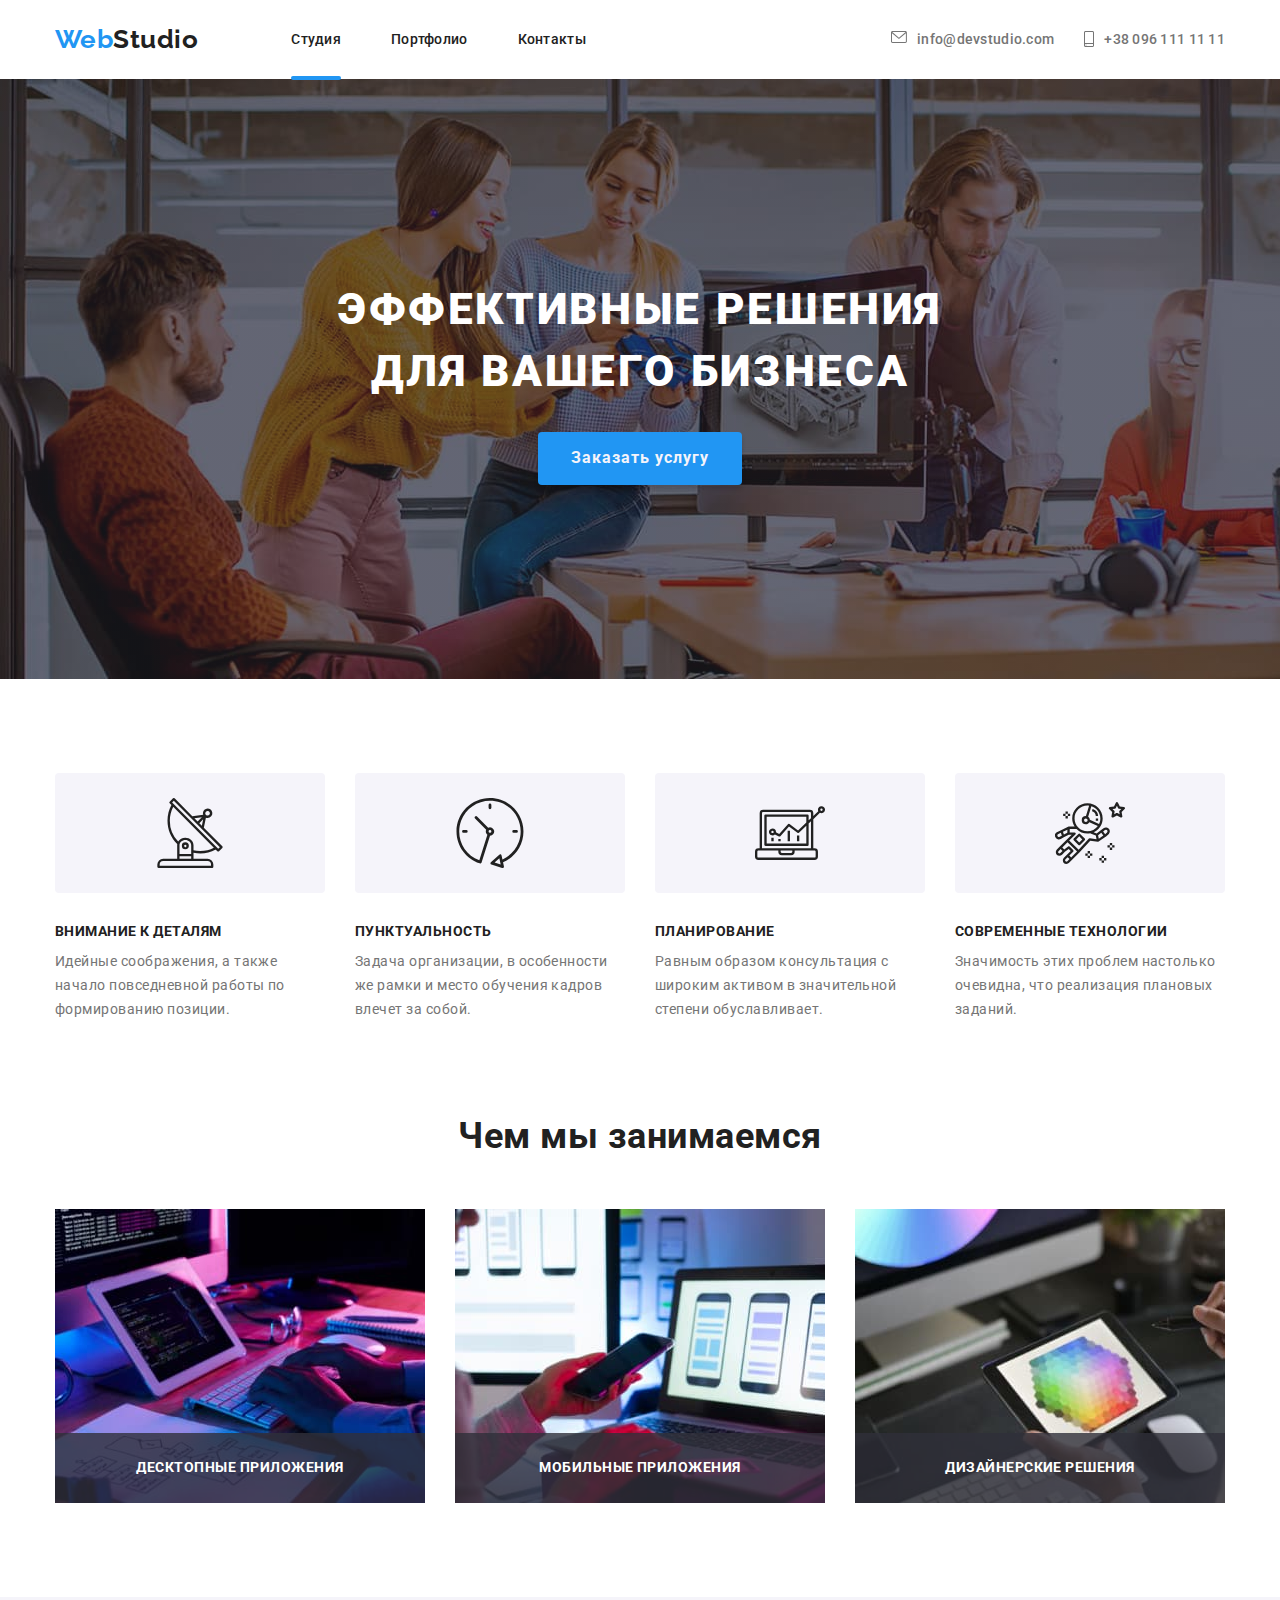
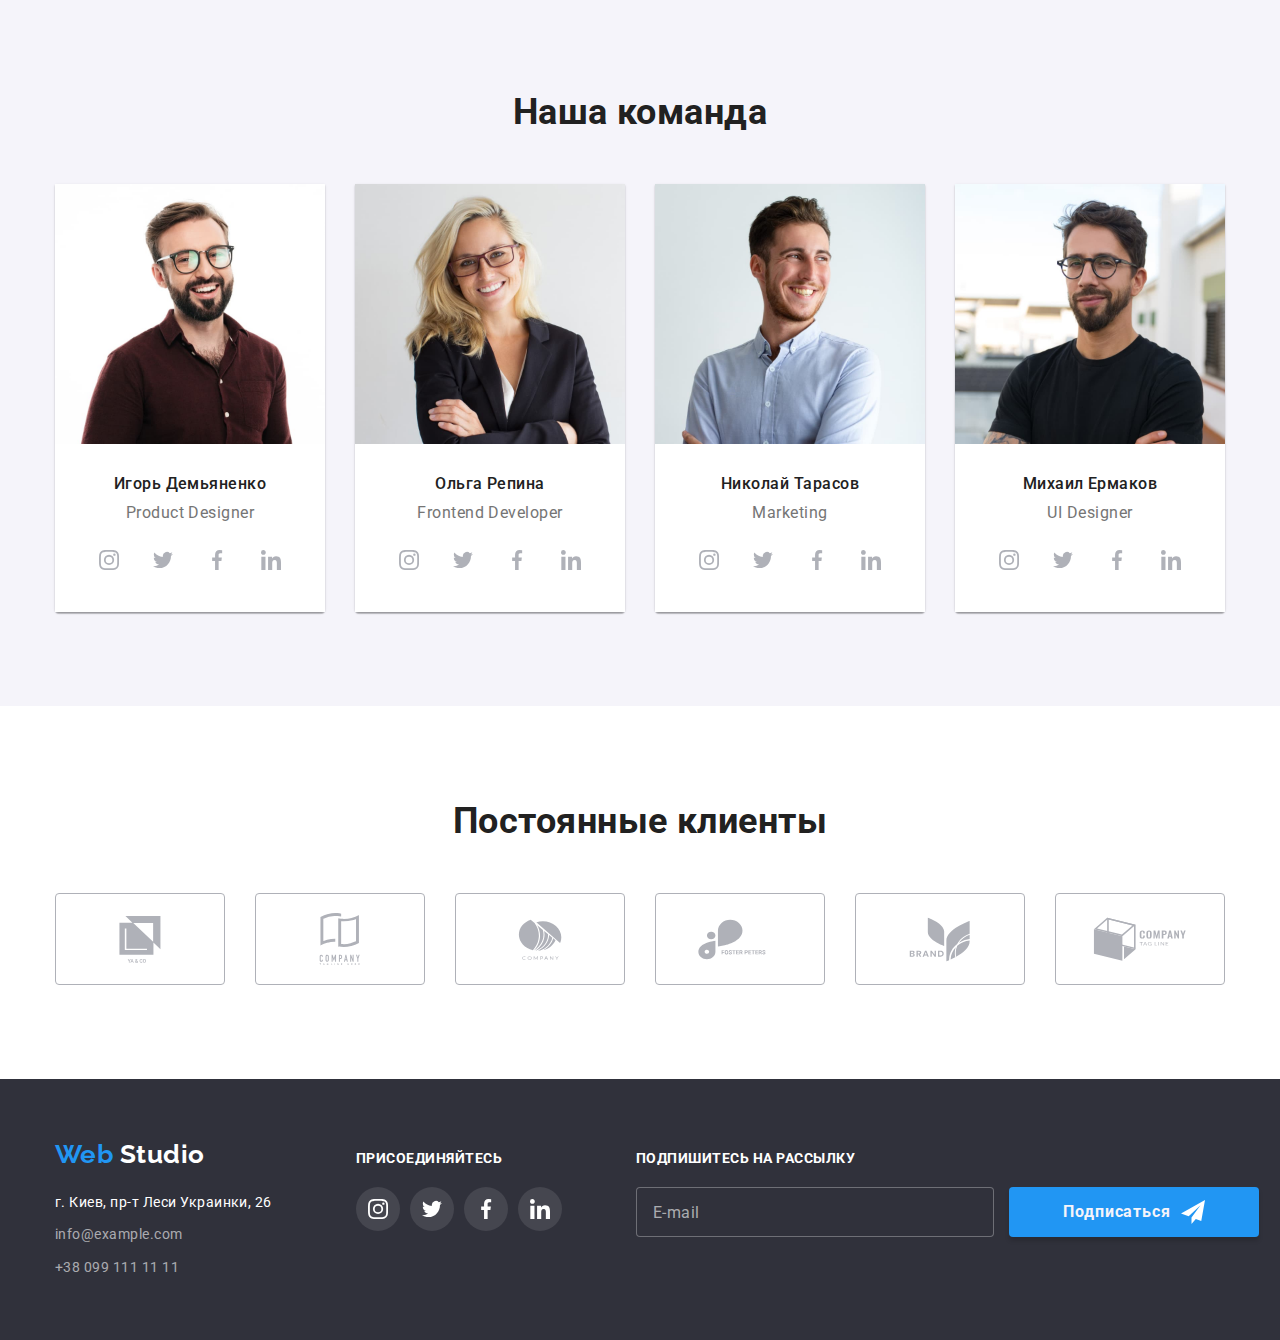
<file: index.html>
<!DOCTYPE html>
<html lang="ru">
  <head>
    <meta charset="UTF-8" />
    <meta http-equiv="X-UA-Compatible" content="IE=edge" />
    <meta name="viewport" content="width=device-width, initial-scale=1.0" />
    <title>Document</title>
    <link
      href="https://fonts.googleapis.com/css2?family=Raleway:wght@700&family=Roboto:wght@400;500;700;900&display=swap"
      rel="stylesheet"
    />
    <link
      rel="stylesheet"
      href="https://cdnjs.cloudflare.com/ajax/libs/modern-normalize/1.1.0/modern-normalize.min.css"
    />
    <link rel="stylesheet" href="./css/styles.css" />
  </head>
  <body>
    <!--Header-->
    <header class="page-header">
      <div class="container main-nav">
        <nav class="main-nav">
          <a lang="en" href="./index.html" class="logo link"
            ><span class="web"> Web</span>Studio</a
          >
          <ul class="site-nav list">
            <li class="site-nav-item">
               <div class="current-page">
             <a href="./index.html" class="site-nav-link link current-link">Студия</a>
            </div>  
            </li>
            <li class="site-nav-item">
              <a href="./portfolio.html" class="site-nav-link link"
                >Портфолио</a>
            </li>
            <li class="site-nav-item">
              <a href="" class="site-nav-link link">Контакты</a>
            </li>
            
          </ul>
        </nav>
        <ul class="contact-nav list">
          <li class="contact-nav-item">
            <a href="mailto:info@devstudio.com" class="contact-nav-link link">
              <svg class="icon-envelope">
                <use href="./images/icons.svg#icon-envelope"></use>
              </svg>
              info@devstudio.com
            </a>
          </li>
          <li class="contact-nav-item">
            <a href="tel:+380961111111" class="contact-nav-link link">
              <svg class="icon-smartphone">
                <use href="./images/icons.svg#icon-smartphone"></use>
              </svg>
              +38 096 111 11 11
            </a>
          </li>
        </ul>
      </div>
    </header>
    <main>
      <!--Hero секция1-->
      <section class="hero section">
        <div class="container">
          <h1 class="hero-title">
            Эффективные решения <br />
            для вашего бизнеса
          </h1>
          <button   data-modal-open type=" button" class="main-button">Заказать услугу</button>
        </div>
      </section>
      <!--Преимущества секция2-->
      <section class="advantage section">
        <div class="container">
          <h2 class="advantage-list">Список преимуществ</h2>
          <ul class="advantage-content list">
            <li class="advantage-item">
              <div class="icon-background">
                <svg class="icon-antenna">
                  <use href="./images/icons.svg#icon-antenna"></use>
                </svg>
              </div>
              <h3 class="advantage-list-item">Внимание к деталям</h3>
              <p class="advantage-list-text text">
                Идейные соображения, а также начало повседневной работы по
                формированию позиции.
              </p>
            </li>
            <li class="advantage-item">
              <div class="icon-background">
                <svg class="icon-clock">
                  <use href="./images/icons.svg#icon-clock"></use>
                </svg>
              </div>
              <h3 class="advantage-list-item">Пунктуальность</h3>
              <p class="advantage-list-text text">
                Задача организации, в особенности же рамки и место обучения
                кадров влечет за собой.
              </p>
            </li>
            <li class="advantage-item">
              <div class="icon-background">
                <svg class="icon-diagram">
                  <use href="./images/icons.svg#icon-diagram"></use>
                </svg>
              </div>
              <h3 class="advantage-list-item">Планирование</h3>
              <p class="advantage-list-text text">
                Равным образом консультация с широким активом в значительной
                степени обуславливает.
              </p>
            </li>
            <li class="advantage-item">
              <div class="icon-background">
                <svg class="icon-astronaut">
                  <use href="./images/icons.svg#icon-astronaut"></use>
                </svg>
              </div>
              <h3 class="advantage-list-item">Современные технологии</h3>
              <p class="advantage-list-text text">
                Значимость этих проблем настолько очевидна, что реализация
                плановых заданий.
              </p>
            </li>
          </ul>
        </div>
      </section>
      <!--Чем мы занимаемся секция3-->
      <section class="responsibilities section">
        <div class="container">
          <h2 class="responsibilities-list">Чем мы занимаемся</h2>
          <ul class="responsibilities-content list">
            <li class="responsibilities-item">
              <img
                class="responsibilities-image"
                src="./images/section-pictures/soft-architecture.jpg"
                alt="руки на клавиатуре, набирающие код"
                width="370"
              />
              <p class="responsibilities-text">Десктопные приложения</p>
              </li>
            <li class="responsibilities-item">
              <img
                class="responsibilities-image"
                src="./images/section-pictures/screen-design.jpg"
                alt="выбор дизайна разметки страницы на мониторе компьютера"
                width="370"
              />
              <p class="responsibilities-text">Мобильные приложения</p>
            </li>
            <li class="responsibilities-item">
              <img
                class="responsibilities-image"
                src="./images/section-pictures/color-design.jpg"
                alt="выбор цветов на екране планшета"
                width="370"
              />
              <p class="responsibilities-text">Дизайнерские решения</p>
            </li>
          </ul>
        </div>
      </section>
      <!--Наша команда секция4-->
      <section class="team section">
        <div class="container">
          <h2 class="team-list">Наша команда</h2>
          <ul class="team-pics list">
            <li class="team-item">
              <img
                class="team-image"
                src="./images/section-people/igor.jpg"
                alt="Игорь Демьяненко"
              />
              <div class="member-description">
                <h3 class="team-member">Игорь Демьяненко</h3>
                <p lang="en" class="team-member-text text">Product Designer</p>
                <ul class="member-icon list">
                  <li class="icon-list">
                    <a href="" class="icon-link">
                      <svg class="icon-instagram">
                        <use href="./images/icons.svg#icon-instagram"></use>
                        instagram
                      </svg>
                    </a>
                  </li>

                  <li class="icon-list">
                    <a href="" class="icon-link">
                      <svg class="icon-twitter">
                        <use href="./images/icons.svg#icon-twitter"></use>
                        twitter
                      </svg>
                    </a>
                  </li>

                  <li class="icon-list">
                    <a href="" class="icon-link">
                      <svg class="icon-facebook">
                        <use href="./images/icons.svg#icon-facebook"></use>
                        facebook
                      </svg>
                    </a>
                  </li>

                  <li class="icon-list">
                    <a href="" class="icon-link">
                      <svg class="icon-linkedin">
                        <use href="./images/icons.svg#icon-linkedin"></use>
                        linkedin
                      </svg>
                    </a>
                  </li>
                </ul>
              </div>
            </li>
            <li class="team-item">
              <img
                class="team-image"
                src="./images/section-people/olga.jpg"
                alt="Ольга Репина"
                width="270"
              />
              <div class="member-description">
                <h3 class="team-member">Ольга Репина</h3>
                <p lang="en" class="team-member-text text">
                  Frontend Developer
                </p>
                <ul class="member-icon list">
                  <li class="icon-list">
                    <a href="" class="icon-link">
                      <svg class="icon-instagram">
                        <use href="./images/icons.svg#icon-instagram"></use>
                        instagram
                      </svg>
                    </a>
                  </li>

                  <li class="icon-list">
                    <a href="" class="icon-link">
                      <svg class="icon-twitter">
                        <use href="./images/icons.svg#icon-twitter"></use>
                        twitter
                      </svg>
                    </a>
                  </li>

                  <li class="icon-list">
                    <a href="" class="icon-link">
                      <svg class="icon-facebook">
                        <use href="./images/icons.svg#icon-facebook"></use>
                        facebook
                      </svg>
                    </a>
                  </li>

                  <li class="icon-list">
                    <a href="" class="icon-link">
                      <svg class="icon-linkedin">
                        <use href="./images/icons.svg#icon-linkedin"></use>
                        linkedin
                      </svg>
                    </a>
                  </li>
                </ul>
              </div>
            </li>
            <li class="team-item">
              <img
                class="team-image"
                src="./images/section-people/nikolai.jpg"
                alt="Николай Тарасов"
                width="270"
              />
              <div class="member-description">
                <h3 class="team-member">Николай Тарасов</h3>
                <p lang="en" class="team-member-text text">Marketing</p>
                <ul class="member-icon list">
                  <li class="icon-list">
                    <a href="" class="icon-link">
                      <svg class="icon-instagram">
                        <use href="./images/icons.svg#icon-instagram"></use>
                        instagram
                      </svg>
                    </a>
                  </li>

                  <li class="icon-list">
                    <a href="" class="icon-link">
                      <svg class="icon-twitter">
                        <use href="./images/icons.svg#icon-twitter"></use>
                        twitter
                      </svg>
                    </a>
                  </li>

                  <li class="icon-list">
                    <a href="" class="icon-link">
                      <svg class="icon-facebook">
                        <use href="./images/icons.svg#icon-facebook"></use>
                        facebook
                      </svg>
                    </a>
                  </li>

                  <li class="icon-list">
                    <a href="" class="icon-link">
                      <svg class="icon-linkedin">
                        <use href="./images/icons.svg#icon-linkedin"></use>
                        linkedin
                      </svg>
                    </a>
                  </li>
                </ul>
              </div>
            </li>
            <li class="team-item">
              <img
                class="team-image"
                src="./images/section-people/mikhail.jpg"
                alt="Михаил Ермаков"
                width="270"
              />
              <div class="member-description">
                <h3 class="team-member">Михаил Ермаков</h3>
                <p lang="en" class="team-member-text text">UI Designer</p>
                <ul class="member-icon list">
                  <li class="icon-list">
                    <a href="" class="icon-link">
                      <svg class="icon-instagram">
                        <use href="./images/icons.svg#icon-instagram"></use>
                        instagram
                      </svg>
                    </a>
                  </li>
                  <li class="icon-list">
                    <a href="" class="icon-link">
                      <svg class="icon-twitter">
                        <use href="./images/icons.svg#icon-twitter"></use>
                        twitter
                      </svg>
                    </a>
                  </li>
                  <li class="icon-list">
                    <a href="" class="icon-link">
                      <svg class="icon-facebook">
                        <use href="./images/icons.svg#icon-facebook"></use>
                        facebook
                      </svg>
                    </a>
                  </li>
                  <li class="icon-list">
                    <a href="" class="icon-link">
                      <svg class="icon-linkedin">
                        <use href="./images/icons.svg#icon-linkedin"></use>
                        linkedin
                      </svg>
                    </a>
                  </li>
                </ul>
              </div>
            </li>
          </ul>
        </div>
      </section>
      <!-- Постоянные клиенты секция5-->
      <section>
         <div class="container">
        <h2 class="constant-clients">Постоянные клиенты</h2>
        <ul class="client-galery list">
          <li class="client-list">
            <a href="" class="client-icon">
              <svg class="icon-ya-ko">
                <use href="./images/icons.svg#icon-ya-ko"></use>
                ya-ko company
              </svg>
            </a>
          </li>
          <li class="client-list">
            <a href="" class="client-icon">
              <svg class="icon-tagline-here">
                <use href="./images/icons.svg#icon-tagline-here"></use>
                tagline-her company
              </svg>
            </a>
          </li>
          <li class="client-list">
            <a href="" class="client-icon">
              <svg class="icon-company">
                <use href="./images/icons.svg#icon-company"></use>
                icon company
              </svg>
            </a>
          </li>
          <li class="client-list">
            <a href="" class="client-icon">
              <svg class="icon-foster-peters">
                <use href="./images/icons.svg#icon-foster-peters"></use>
                foster-peters company
              </svg>
            </a>
          </li>
          <li class="client-list">
            <a href="" class="client-icon">
              <svg class="icon-brand">
                <use href="./images/icons.svg#icon-brand"></use>
                brand company
              </svg>
            </a>
          </li>
          <li class="client-list">
            <a href="" class="client-icon">
              <svg class="icon-tag-line">
                <use href="./images/icons.svg#icon-tag-line"></use>
                tag-line company
              </svg>
            </a>
          </li>
        </ul>
        </div>
      </section>
    </main>

    <!--Footer-->
    <footer class="footer">
      <div class="container footer-container">
        <div class="address-container">
          <a lang="en" href="./index.html" class="logo-footer link"
            ><span class="web-footer">Web</span>
            <span class="studio-footer">Studio</span>
          </a>
          <address>
            <ul class="nav-footer list">
              <li class="footer-address">
                <a href="" class="nav-footer-adress link"
                  >г. Киев, пр-т Леси Украинки, 26
                </a>
              </li>
              <li class="footer-address">
                <a
                  href="mailto:info@example.com"
                  class="nav-footer-contact link"
                  >info@example.com
                </a>
              </li>
              <li class="footer-address">
                <a href="tel:+380991111111" class="nav-footer-contact link"
                  >+38 099 111 11 11
                </a>
              </li>
            </ul>
          </address>
        </div>
      
        <!--social link icons footer-->
        <div class="join-container">
          <h3 class="join">присоединяйтесь</h3>
          <ul class="member-icon-footer list">
            <li class="link-list">
              <a href="" class="icon-link-footer">
                <svg class="icon-instagram-footer">
                  <use href="./images/icons.svg#icon-instagram"></use>
                  instagram
                </svg>
              </a>
            </li>
            <li class="link-list">
              <a href="" class="icon-link-footer">
                <svg class="icon-twitter-footer">
                  <use href="./images/icons.svg#icon-twitter"></use>
                  twitter
                </svg>
              </a>
            </li>
            <li class="link-list">
              <a href="" class="icon-link-footer">
                <svg class="icon-facebook-footer">
                  <use href="./images/icons.svg#icon-facebook"></use>
                  facebook
                </svg>
              </a>
            </li>
            <li class="link-list">
              <a href="" class="icon-link-footer">
                <svg class="icon-linkedin-footer">
                  <use href="./images/icons.svg#icon-linkedin"></use>
                  linkedin
                </svg>
              </a>
            </li>
          </ul>
        </div>

        <!--FOOTER Форма ДЗ 6-->
<form class="footer-form container">
  <div class="footer-field container">
  <h3 class="sign-in">подпишитесь на рассылку</h3>
  <label for="email"></label>
  <input class="footer-input" type="email" name="email" id="email" placeholder="E-mail">
  </div>
  <button type="submit" class="footer-button">Подписаться
  <svg class="icon-send">
  <use href="./images/icons.svg#icon-send">
  </use>
  </svg>
  </button>
</form>
      </div>
       </div>
    </footer>


<!--Modal form window-->

<!--hw5-->
<div data-modal class="backdrop is-hidden"  >
  <div class="form ">
<button data-modal-close type="button" class=" button-close">
  <svg class="icon-close-button">
  <use href="./images/icons.svg#icon-close-button">
  </use>
  button close
 </svg>
</button>

<!--hw 6-->
<form class="js-speaker-form">
  
<h2 class="form-title">Оставьте свои данные, мы вам перезвоним</h2>
<label class="input-group">
  <span class="name-field">Имя</span>
  <input class="input-field" type="name" name="name">
  <svg class="icon">
  <use href="./images/icons.svg#icon-person">
  </use>
  icon person
 </svg>
</label>
<label class="input-group">
  <span class="name-field">Телефон</span>
  <input class="input-field" type="phone" name="phone">
  <svg class="icon">
  <use href="./images/icons.svg#icon-phone">
  </use>
  icon phone
 </svg>
</label>
<label class="input-group">
  <span class="name-field">Почта</span>
  <input class="input-field" type="email" name="email">
  <svg class="icon">
  <use href="./images/icons.svg#icon-email">
  </use>
  icon email
 </svg>
</label>
<label class="input-group">
  <span class="name-field">Комментарий</span>
  <textarea class="input-field textarea-field" cols="30" rows="10" placeholder="Введите текст"></textarea>
</label>

<!--checkbox-->
  <label class="checkbox-label">
  <input class="checkbox" type="checkbox" name="checkbox">
  <svg class="icon-check">
  <use href="./images/icons.svg#icon-check">
  </use> icon check 
</svg>
  <span class="checkbox-field"> Соглашаюсь с рассылкой и принимаю 
    <a class="conditions" href="">Условия договора</a> 
  </span>
</label>

<button type="submit" class="submit-button">Отправить</button>


</form>
  </div>

</div>

<!--добавляем скрипт из ДЗ 5 для модалки-->
  <script src="./js/modal.js"></script>

<!--добавляем скрипт из ДЗ 6 для модалки-->
<script>
(() => {
  document
  .querySelector('.js-speaker-form')
  .addEventListener('submit', e => {
    e.preventDefault();

    new FormData(e.currentTarget).forEach((value, name) =>
      console.log(`${name}: ${value}`),
    );

  e.currentTarget.reset();

  });
})();
</script>
  </body>
</html>
</file>
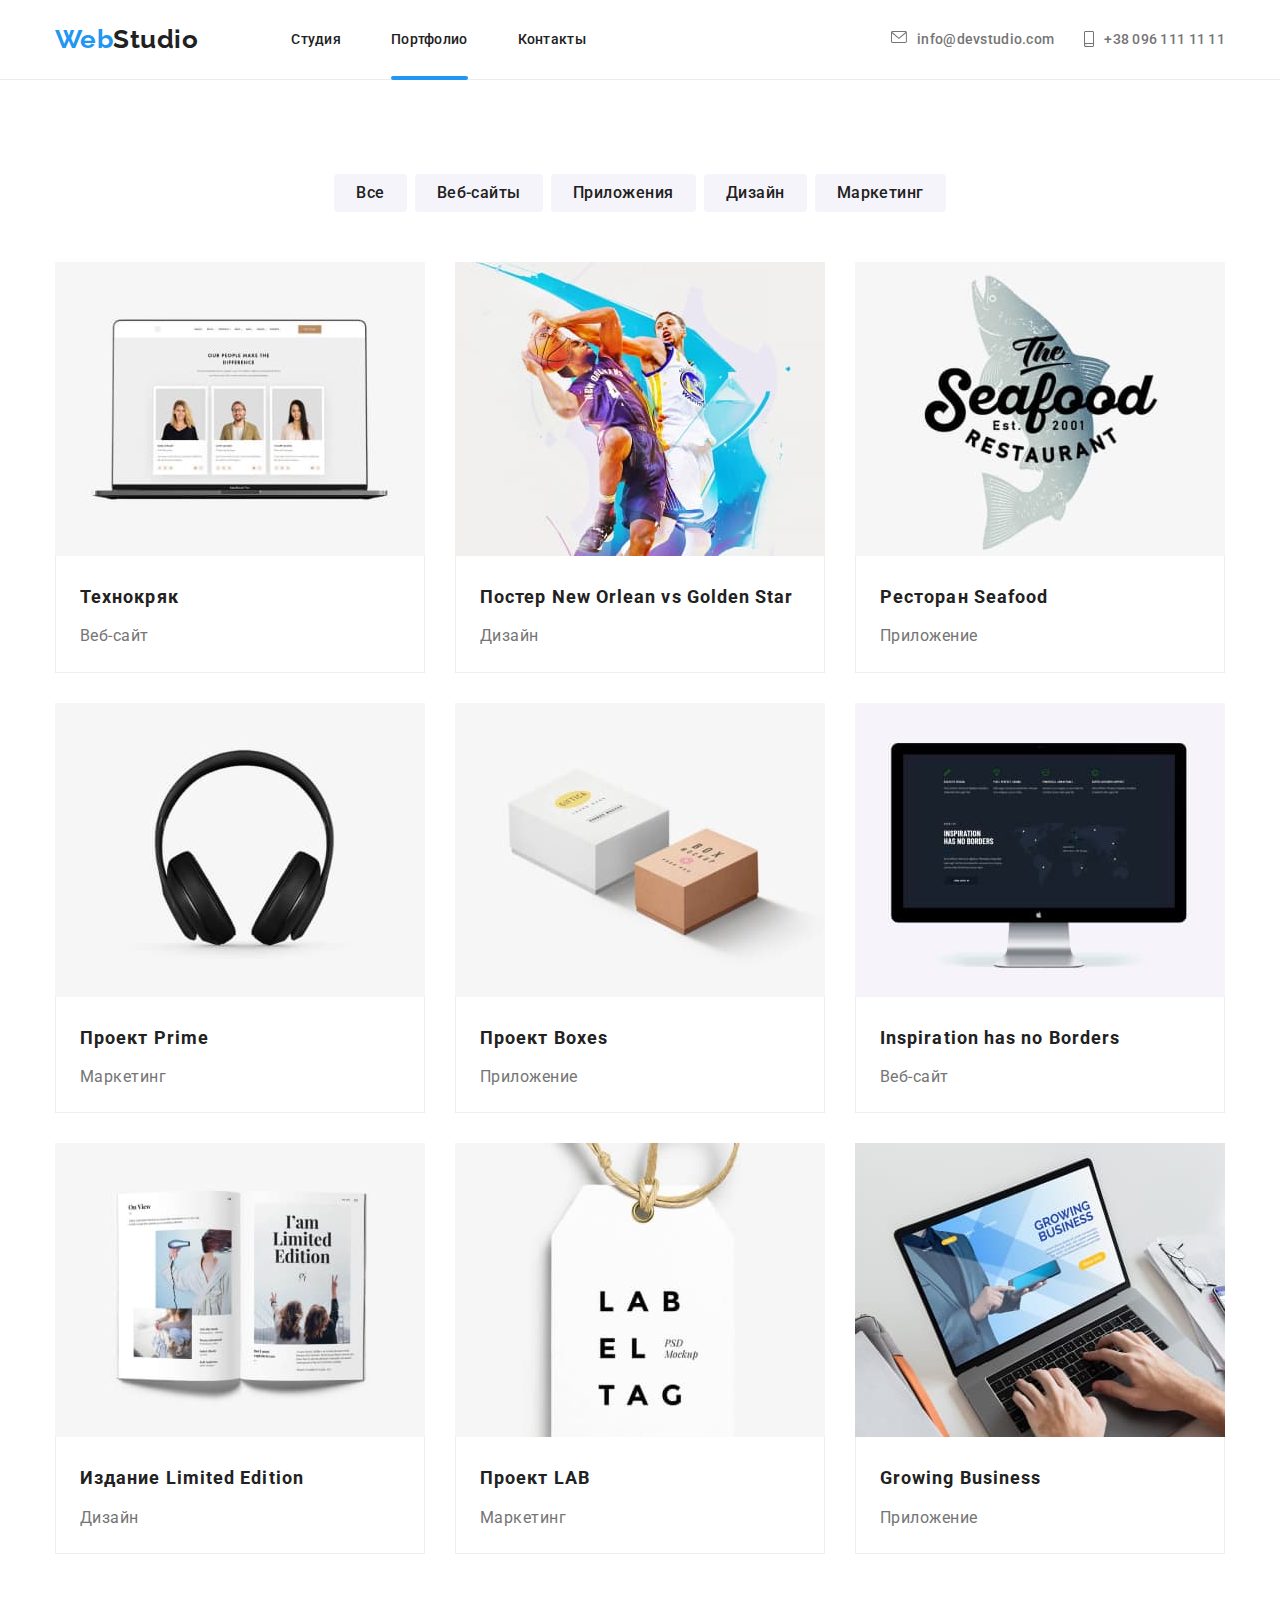
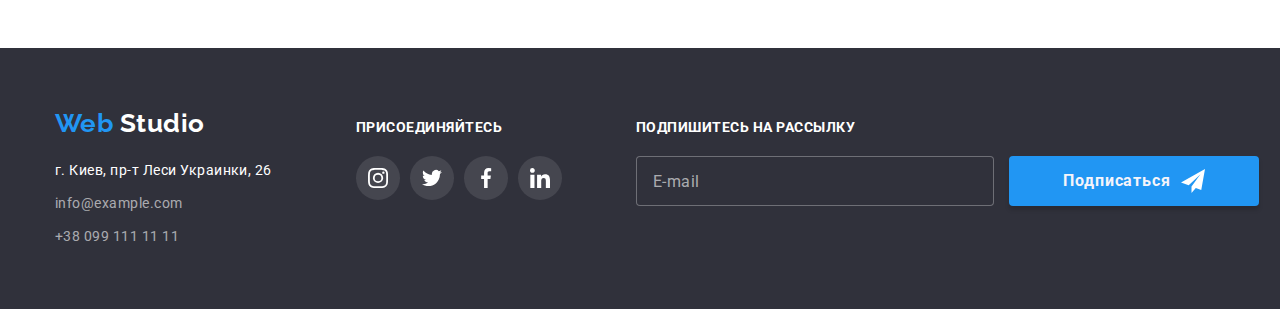
<file: portfolio.html>
<!DOCTYPE html>
<html lang="ru">
  <head>
    <meta charset="UTF-8" />
    <meta http-equiv="X-UA-Compatible" content="IE=edge" />
    <meta name="viewport" content="width=device-width, initial-scale=1.0" />
    <title>Document</title>
    <link
      href="https://fonts.googleapis.com/css2?family=Raleway:wght@700&family=Roboto:wght@400;500;700;900&display=swap"
      rel="stylesheet"
    />
    <link
      rel="stylesheet"
      href="https://cdnjs.cloudflare.com/ajax/libs/modern-normalize/1.1.0/modern-normalize.min.css"
    />
    <link rel="stylesheet" href="./css/styles.css" />
  </head>
  <body>
    <!--Header-->
    <header class="page-header-portfolio">
      <div class="container main-nav">
        <nav class="main-nav">
          <a lang="en" href="./index.html" class="logo link"
            ><span class="web"> Web</span>Studio</a
          >
          <ul class="site-nav list">
            <li class="site-nav-item">
              <a href="./index.html" class="site-nav-link link">Студия</a>
            </li>
            <li class="site-nav-item">
              <div class="current-page">
              <a href="./portfolio.html" class="site-nav-link link current-link"
                >Портфолио</a>
              </div>
            </li>
            <li class="site-nav-item">
              <a href="" class="site-nav-link link">Контакты</a>
            </li>
          </ul>
        </nav>
        <ul class="contact-nav list">
          <li class="contact-nav-item">
            <a href="mailto:info@devstudio.com" class="contact-nav-link link">
              <svg class="icon-envelope">
                <use href="./images/icons.svg#icon-envelope"></use>
              </svg>
              info@devstudio.com
            </a>
          </li>
          <li class="contact-nav-item">
            <a href="tel:+380961111111" class="contact-nav-link link">
              <svg class="icon-smartphone">
                <use href="./images/icons.svg#icon-smartphone"></use>
              </svg>
              +38 096 111 11 11
            </a>
          </li>
        </ul>
      </div>
    </header>
    <!--Main - the only one section-->
    <main>
      <section class="portfolio">
        <div class="container portfolio-content">
          <h1 class="portfolio-title">Проекты студии</h1>
          <!--Кнопки-фильтры-->
          <ul class="button-list list">
            <li class="button-item">
              <button type="button" class="portfolio-button">Все</button>
            </li>
            <li class="button-item">
              <button type="button" class="portfolio-button">Веб-сайты</button>
            </li>
            <li class="button-item">
              <button type="button" class="portfolio-button">Приложения</button>
            </li>
            <li class="button-item">
              <button type="button" class="portfolio-button">Дизайн</button>
            </li>
            <li class="button-item">
              <button type="button" class="portfolio-button">Маркетинг</button>
            </li>
          </ul>
          <!--Галерея-->
          <ul class="portfolio-galery list">
            <li class="portfolio-item">
               <a class="link box-frame" href="">
                <div class="box">
                  <img
                  src="./images/project-technokriak.jpg"
                  alt="Технокряк"
                  width="370"
                  class="portfollio-img"
                />
                <div class="overlay">
                  <p class="overlay-text">Ресурс предлагает комплексные 
                  предложения с разным уровнем функционала и сервисов. 
                  Все это позволит посетителю получить исчерпывающие 
                  сведения о компании или частном лице.
                </p>
              </div>
                </div>
                <div class="item-description">
                  <h2 class="portfolio-name">Технокряк</h2>
                  <p class="portfolio-description text">Веб-сайт</p>
                </div>
                
              </a>
            </li>
            <li class="portfolio-item">
              <a href="" class="link box-frame">
                <div class="box">
                <img
                  src="./images/new-orlean-vs-golden-star.jpg"
                  alt="Дизайн постера баскетнбольной игры"
                  width="370"
                  class="portfollio-img"
                />
                <div class="overlay">
                  <p class="overlay-text">Ресурс предлагает комплексные 
                  предложения с разным уровнем функционала и сервисов. 
                  Все это позволит посетителю получить исчерпывающие 
                  сведения о компании или частном лице.
                </p>
              </div>
              </div>
                <div class="item-description">
                  <h2 class="portfolio-name">
                    Постер New Orlean vs Golden Star
                  </h2>
                  <p class="portfolio-description text">Дизайн</p>
                </div>
              </a>
            </li>
            <li class="portfolio-item">
              <a href="" class="link  box-frame">
                <div class="box">
                <img
                  src="./images/seafood-rest.jpg"
                  alt="Лого ресторана морской еды"
                  width="370"
                  class="portfollio-img"
                />
                <div class="overlay">
                  <p class="overlay-text">Ресурс предлагает комплексные 
                  предложения с разным уровнем функционала и сервисов. 
                  Все это позволит посетителю получить исчерпывающие 
                  сведения о компании или частном лице.
                </p>
              </div>
              </div>
                <div class="item-description">
                  <h2 class="portfolio-name">Ресторан Seafood</h2>
                  <p class="portfolio-description text">Приложение</p>
                </div>
              </a>
            </li>
            <li class="portfolio-item">
              <a href="" class="link  box-frame">
                <div class="box">
                <img
                  src="./images/prime-project.jpg"
                  alt="Проект Прайм"
                  width="370"
                  class="portfollio-img"
                />
                <div class="overlay">
                  <p class="overlay-text">Ресурс предлагает комплексные 
                  предложения с разным уровнем функционала и сервисов. 
                  Все это позволит посетителю получить исчерпывающие 
                  сведения о компании или частном лице.
                </p>
              </div>
              </div>
                <div class="item-description">
                  <h2 class="portfolio-name">Проект Prime</h2>
                  <p class="portfolio-description text">Маркетинг</p>
                </div>
              </a>
            </li>
            <li class="portfolio-item">
              <a href="" class="link  box-frame">
                <div class="box">
                <img
                  src="./images/boxes-project.jpg"
                  alt="Проект коробки"
                  width="370"
                  class="portfollio-img"
                />
                <div class="overlay">
                  <p class="overlay-text">Ресурс предлагает комплексные 
                  предложения с разным уровнем функционала и сервисов. 
                  Все это позволит посетителю получить исчерпывающие 
                  сведения о компании или частном лице.
                </p>
              </div>
              </div>
                <div class="item-description">
                  <h2 class="portfolio-name">Проект Boxes</h2>
                  <p class="portfolio-description text">Приложение</p>
                </div>
              </a>
            </li>
            <li class="portfolio-item">
              <a href="" class="link  box-frame">
                <div class="box">
                <img
                  src="./images/inspiration-has-no-borders.jpg"
                  alt="Монитор с вебсайтом компании"
                  width="370"
                  class="portfollio-img"
                />
                <div class="overlay">
                  <p class="overlay-text">Ресурс предлагает комплексные 
                  предложения с разным уровнем функционала и сервисов. 
                  Все это позволит посетителю получить исчерпывающие 
                  сведения о компании или частном лице.
                </p>
              </div>
              </div>
                <div class="item-description">
                  <h2 class="portfolio-name">Inspiration has no Borders</h2>
                  <p class="portfolio-description text">Веб-сайт</p>
                </div>
              </a>
            </li>
            <li class="portfolio-item">
              <a href="" class="link  box-frame">
                <div class="box">
                <img
                  src="./images/limited-edition.jpg"
                  alt="Разворот журнала"
                  width="370"
                  class="portfollio-img"
                />
                <div class="overlay">
                  <p class="overlay-text">Ресурс предлагает комплексные 
                  предложения с разным уровнем функционала и сервисов. 
                  Все это позволит посетителю получить исчерпывающие 
                  сведения о компании или частном лице.
                </p>
              </div>
              </div>
                <div class="item-description">
                  <h2 class="portfolio-name">Издание Limited Edition</h2>
                  <p class="portfolio-description text">Дизайн</p>
                </div>
              </a>
            </li>
            <li class="portfolio-item">
              <a href="" class="link  box-frame">
                <div class="box">
                <img
                  src="./images/lab-project.jpg"
                  alt="Ярлык с названием компании"
                  width="370"
                  class="portfollio-img"
                />
                <div class="overlay">
                  <p class="overlay-text">Ресурс предлагает комплексные 
                  предложения с разным уровнем функционала и сервисов. 
                  Все это позволит посетителю получить исчерпывающие 
                  сведения о компании или частном лице.
                </p>
              </div>
              </div>
                <div class="item-description">
                  <h2 class="portfolio-name">Проект LAB</h2>
                  <p class="portfolio-description text">Маркетинг</p>
                </div>
              </a>
            </li>
            <li class="portfolio-item">
              <a href="" class="link  box-frame">
                <div class="box">
                <img
                  src="./images/growing-business.jpg"
                  alt="Руки на ноутбуке"
                  width="370"
                  class="portfollio-img"
                />
                <div class="overlay">
                  <p class="overlay-text">Ресурс предлагает комплексные 
                  предложения с разным уровнем функционала и сервисов. 
                  Все это позволит посетителю получить исчерпывающие 
                  сведения о компании или частном лице.
                </p>
              </div>
              </div>
                <div class="item-description">
                  <h2 class="portfolio-name">Growing Business</h2>
                  <p class="portfolio-description text">Приложение</p>
                </div>
              </a>
            </li>
          </ul>
        </div>
      </section>
    </main>
<!--Footer-->
    <footer class="footer">
      <div class="container footer-container">
        <div class="address-container">
          <a lang="en" href="./index.html" class="logo-footer link"
            ><span class="web-footer">Web</span>
            <span class="studio-footer">Studio</span>
          </a>
          <address>
            <ul class="nav-footer list">
              <li class="footer-address">
                <a href="" class="nav-footer-adress link"
                  >г. Киев, пр-т Леси Украинки, 26
                </a>
              </li>
              <li class="footer-address">
                <a
                  href="mailto:info@example.com"
                  class="nav-footer-contact link"
                  >info@example.com
                </a>
              </li>
              <li class="footer-address">
                <a href="tel:+380991111111" class="nav-footer-contact link"
                  >+38 099 111 11 11
                </a>
              </li>
            </ul>
          </address>
        </div>
      
        <!--social link icons footer-->
        <div class="join-container">
          <h3 class="join">присоединяйтесь</h3>
          <ul class="member-icon-footer list">
            <li class="link-list">
              <a href="" class="icon-link-footer">
                <svg class="icon-instagram-footer">
                  <use href="./images/icons.svg#icon-instagram"></use>
                  instagram
                </svg>
              </a>
            </li>
            <li class="link-list">
              <a href="" class="icon-link-footer">
                <svg class="icon-twitter-footer">
                  <use href="./images/icons.svg#icon-twitter"></use>
                  twitter
                </svg>
              </a>
            </li>
            <li class="link-list">
              <a href="" class="icon-link-footer">
                <svg class="icon-facebook-footer">
                  <use href="./images/icons.svg#icon-facebook"></use>
                  facebook
                </svg>
              </a>
            </li>
            <li class="link-list">
              <a href="" class="icon-link-footer">
                <svg class="icon-linkedin-footer">
                  <use href="./images/icons.svg#icon-linkedin"></use>
                  linkedin
                </svg>
              </a>
            </li>
          </ul>
        </div>
        <!--FOOTER Форма ДЗ 6-->
<form class="footer-form container">
  <div class="footer-field container">
  <h3 class="sign-in">подпишитесь на рассылку</h3>
  <label for="email"></label>
  <input class="footer-input" type="email" name="email" id="email" placeholder="E-mail">
  </div>
  <button type="submit" class="footer-button">Подписаться
  <svg class="icon-send">
  <use href="./images/icons.svg#icon-send">
  </use>
  </svg>
  </button>
</form>

      </div>
      
      </div>

    </footer>
  </body>
</html>
</file>
<file: css/styles.css>
:root {
  --primary-text-color: #212121;
  --secondary-text-color: #757575;
  --accent-color: #2196f3;
  --primary-background-color: #ffffff;
  --secondary-background-color: #f5f4fa;
  --footer-color: hsl(235, 10%, 21%);
  --icon-color: #afb1b8;
  --timng-function: cubic-bezier(0.4, 0, 0.2, 1);
}

/*для разметки
header,
div,
footer,
section,
main,
ul,
li,
h1,
h2,
h3,
p {
    outline: 2px solid tomato;
}*/

/*скидываем точки возле списка и марджины для ul*/
.list {
  list-style: none;
}

/*«B1» глобальне скидання стилів <h1>...<h6>, <p>і <ul>.*/
h1,
h2,
h3,
p,
ul,
li {
  margin-top: 0;
  margin-bottom: 0;
  padding: 0;
}

/*скидываем подчеркивания линков*/
.link {
  text-decoration: none;
}

/*текст тега р*/
.text {
  color: var(--secondary-text-color);
}

/*«B15» Для всіх .section padding верх низ 94 */
.section {
  padding-top: 94px;
  padding-bottom: 94px;
}

/*body */
body {
  background-color: var(--primary-background-color);
  color: var(--primary-text-color);
  font-family: 'Roboto', sans-serif;
  letter-spacing: 0.03em;
  margin: 0 auto;
}

.container {
  width: 1200px;
  padding-left: 15px;
  padding-right: 15px;
  margin: 0 auto;
}

.main-nav {
  display: flex;
  align-items: center;
}

/*page-header*/
.page-header {
  padding-top: 24px;
  padding-bottom: 24px;
  /*background-color: #ccc;*/
}

.page-header-portfolio {
  padding-top: 24px;
  padding-bottom: 24px;
  border-bottom: 1px solid #ececec;
}

/*logo header*/
.logo {
  color: var(--primary-text-color);
  font-family: 'Raleway', sans-serif;
  font-weight: 700;
  font-size: 26px;
  line-height: 1.2;
  margin-right: 93px;
}

.logo > .web {
  color: var(--accent-color);
}

/* список навигации header*/
.site-nav {
  display: flex;
}

.site-nav-item {
  margin-right: 50px;
  position: relative;
}

.site-nav-item:last-child {
  margin-right: 0;
}

.site-nav-link {
  color: var(--primary-text-color);
  font-weight: 500;
  font-size: 14px;
  line-height: 1.2;
  letter-spacing: 0.02em;
  /*Переход*/
  transition: color 250ms var(--timng-function);
}

.site-nav-link:hover,
.site-nav-link:focus {
  color: var(--accent-color);
}

/*Подчеркивание*/

.current-page {
  display: block;
  position: relative;
}

.current-link::after {
  content: '';
  display: block;
  position: absolute;
  width: 100%;
  height: 4px;
  background-color: var(--accent-color);
  border-radius: 2px;
  left: 0;
  bottom: -31px;
}

/* список контактов header*/
.contact-nav {
  display: flex;
  margin-left: auto;
}

.contact-nav-item:not(:last-child) {
  margin-right: 30px;
}

.contact-nav-link {
  display: flex;
  color: var(--secondary-text-color);
  font-weight: 500;
  font-size: 14px;
  line-height: 1.2;
  letter-spacing: 0.02em;

  transition: color 250ms var(--timng-function);
}

.contact-nav-link:hover,
.contact-nav-link:focus {
  color: var(--accent-color);
}

/*добавляем переход*/

/*иконки header*/
.icon-envelope {
  width: 16px;
  height: 12px;
  margin-right: 10px;
  fill: currentColor;
}

.icon-smartphone {
  width: 10px;
  height: 16px;
  margin-right: 10px;
  fill: currentColor;
}

/*первая секция Hero*/

.hero {
  height: 600px;
  max-width: 1600px;
  margin-left: auto;
  margin-right: auto;
  padding-bottom: 200px;
  padding-top: 200px;
  background-repeat: no-repeat;
  background-position: center;
  background-size: cover;
  background: #c4c4c4;
  background-image: linear-gradient(
      rgba(47, 48, 58, 0.4),
      rgba(47, 48, 58, 0.4)
    ),
    url('../images/hero-img.jpg');
}

.hero-title {
  font-weight: 900;
  font-size: 44px;
  line-height: 1.4;
  text-align: center;
  letter-spacing: 0.06em;
  text-transform: uppercase;
  margin-bottom: 30px;
  color: var(--primary-background-color);
}

/*main-button для index.html */
.main-button {
  background-color: var(--accent-color);
  color: var(--secondary-background-color);
  font-family: inherit;
  font-weight: 700;
  font-size: 16px;
  line-height: 1.9;
  display: flex;
  align-items: center;
  text-align: center;
  letter-spacing: 0.06em;
  cursor: pointer;
  margin-left: auto;
  margin-right: auto;
  min-width: 200px;
  padding: 10px 32px;
  box-shadow: 0px 4px 4px rgba(0, 0, 0, 0.15);
  border-radius: 4px;
  border: 1px solid transparent;
}

/*вторая секция advantage*/
/* скрываем h2 .advantage-lis - как костыль, на след занятиях разберем*/
.advantage-list {
  display: none;
}

.advantage-content {
  display: flex;
}

.advantage-item {
  width: 270;
}

.advantage-item:not(:last-child) {
  margin-right: 30px;
}

.advantage-list-item {
  font-weight: 700;
  font-size: 14px;
  line-height: 1.2;
  text-transform: uppercase;
  margin-bottom: 10px;
}

.advantage-list-text {
  font-size: 14px;
  line-height: 1.7;
}

/*icons for Преимущества секция2*/
.icon-background {
  background-color: var(--secondary-background-color);
  width: 270px;
  height: 120px;
  display: flex;
  align-items: center;
  justify-content: center;
  border-radius: 4px;
  margin-bottom: 30px;
}

.icon-antenna {
  width: 70px;
  height: 70px;
  background-position: center;
  fill: var(--primary-text-color);
}

.icon-clock {
  width: 70px;
  height: 70px;
  background-position: center;
  fill: var(--primary-text-color);
}

.icon-diagram {
  width: 70px;
  height: 70px;
  background-position: center;
  fill: var(--primary-text-color);
}

.icon-astronaut {
  width: 70px;
  height: 70px;
  background-position: center;
  fill: var(--primary-text-color);
}

/*.advantage-item::before{
    display: block;
    content: "";
    height: 120px;
    background-color:var(--secondary-background-color);
    border-radius: 4px;
    background-repeat: no-repeat;
    background-position: center;
    }*/

/*третья секция responsibilities*/
.responsibilities {
  padding-top: 0;
}

.responsibilities-image {
  display: block;
}

.responsibilities-content {
  display: flex;
}

.responsibilities-item:not(:last-child) {
  margin-right: 30px;
}

.responsibilities-list {
  font-weight: 700;
  font-size: 36px;
  line-height: 1.2;
  text-align: center;
  margin-bottom: 50px;
}

.responsibilities-item {
  position: relative;
}

.responsibilities-text {
  display: flex;
  position: absolute;
  width: 370px;
  height: 70px;
  font-style: normal;
  font-family: 'Roboto', sans-serif;
  font-weight: 700;
  font-size: 14px;
  line-height: 1.14;
  text-transform: uppercase;
  color: var(--primary-background-color);
  border: transparent;
  background-color: rgba(47, 48, 58, 0.8);
  transform: translateY(-100%);
  align-items: center;
  justify-content: center;
}

/*четвертая секция team*/
.team {
  background-color: var(--secondary-background-color);
}

.team-pics {
  display: inline-flex;
}

.team-image {
  display: block;
  width: 270px;
}

.team-item:not(:last-child) {
  margin-right: 30px;
}

.team-item {
  box-shadow: 0px 1px 3px rgba(0, 0, 0, 0.12), 0px 1px 1px rgba(0, 0, 0, 0.14),
    0px 2px 1px rgba(0, 0, 0, 0.2);
  border-radius: 0px 0px 4px 4px;
}

.member-description {
  background-color: var(--primary-background-color);
  padding-top: 30px;
  padding-bottom: 30px;
}

.team-list {
  font-weight: 700;
  font-size: 36px;
  line-height: 1.2;
  text-align: center;
  margin-bottom: 50px;
}

.team-member {
  font-weight: 500;
  font-size: 16px;
  line-height: 1.2;
  text-align: center;
  min-width: 270px;
  margin-bottom: 10px;
}

.team-member-text {
  font-size: 16px;
  line-height: 1.2;
  text-align: center;
  min-width: 270px;
  margin-bottom: 16px;
}

/* icons for Наша команда секция4*/

.member-icon {
  display: flex;
  align-items: center;
  justify-content: center;
}

.icon-list:not(:last-child) {
  margin-right: 10px;
}

.icon-link {
  display: flex;
  width: 44px;
  height: 44px;
  border-radius: 50%;
  align-items: center;
  justify-content: center;
  background-color: var(--primary-background-color);

  transition: background-color 250ms var(--timng-function);
}

.icon-link:hover,
.icon-link:focus {
  background-color: var(--accent-color);
}

.icon-instagram {
  width: 20px;
  height: 20px;
  fill: var(--icon-color);

  transition: fill 250ms var(--timng-function);
}

.icon-link:hover .icon-instagram,
.icon-link:focus .icon-instagram {
  fill: var(--primary-background-color);
}

.icon-twitter {
  width: 20px;
  height: 20px;
  fill: var(--icon-color);

  transition: fill 250ms var(--timng-function);
}

.icon-link:hover .icon-twitter,
.icon-link:focus .icon-twitter {
  fill: var(--primary-background-color);
}

.icon-facebook {
  width: 20px;
  height: 20px;
  fill: var(--icon-color);

  transition: fill 250ms var(--timng-function);
}

.icon-link:hover .icon-facebook,
.icon-link:focus .icon-facebook {
  fill: var(--primary-background-color);
}

.icon-linkedin {
  width: 20px;
  height: 20px;
  fill: var(--icon-color);

  transition: fill 250ms var(--timng-function);
}

.icon-link:hover .icon-linkedin,
.icon-link:focus .icon-linkedin {
  fill: var(--primary-background-color);
}

/* Постоянные клиенты*/
.constant-clients {
  font-weight: 700;
  font-size: 36px;
  line-height: 1.2;
  text-align: center;
  margin-top: 94px;
  margin-bottom: 50px;
}

.client-galery {
  display: flex;
  align-items: center;
  justify-content: center;
}

.client-icon {
  width: 170px;
  height: 92px;
  display: flex;
  align-items: center;
  justify-content: center;
  border: 1px solid var(--icon-color);
  border-radius: 4px;
  margin-bottom: 94px;

  transition: border-color 250ms var(--timng-function);
}

.client-icon:hover,
.client-icon:focus {
  border-color: var(--accent-color);
}

.client-list:not(:last-child) {
  margin-right: 30px;
}

.icon-ya-ko {
  width: 41x;
  height: 47px;
  background-position: center;
  fill: var(--icon-color);

  transition: fill 250ms var(--timng-function);
}

.client-icon:hover .icon-ya-ko,
.client-icon:focus .icon-ya-ko {
  fill: var(--accent-color);
}

.icon-tagline-here {
  width: 40x;
  height: 52px;
  background-position: center;
  fill: var(--icon-color);

  transition: fill 250ms var(--timng-function);
}

.client-icon:hover .icon-tagline-here,
.client-icon:focus .icon-tagline-here {
  fill: var(--accent-color);
}

.icon-company {
  width: 43x;
  height: 41px;
  background-position: center;
  fill: var(--icon-color);

  transition: fill 250ms var(--timng-function);
}

.client-icon:hover .icon-company,
.client-icon:focus .icon-company {
  fill: var(--accent-color);
}

.icon-foster-peters {
  width: 84x;
  height: 41px;
  background-position: center;
  fill: var(--icon-color);

  transition: fill 250ms var(--timng-function);
}

.client-icon:hover .icon-foster-peters,
.client-icon:focus .icon-foster-peters {
  fill: var(--accent-color);
}

.icon-brand {
  width: 63x;
  height: 45px;
  background-position: center;
  fill: var(--icon-color);

  transition: fill 250ms var(--timng-function);
}

.client-icon:hover .icon-brand,
.client-icon:focus .icon-brand {
  fill: var(--accent-color);
}

.icon-tag-line {
  width: 94px;
  height: 44px;
  background-position: center;
  fill: var(--icon-color);

  transition: fill 250ms var(--timng-function);
}

.client-icon:hover .icon-tag-line,
.client-icon:focus .icon-tag-line {
  fill: var(--accent-color);
}

/*основная секция portfolio*/

.portfolio {
  padding-top: 94px;
  padding-bottom: 94px;
}

.portfolio-title {
  display: none;
}

.portfollio-img {
  display: block;
}

.portfolio-name {
  font-weight: 700;
  font-size: 18px;
  line-height: 2.3;
  color: var(--primary-text-color);
  letter-spacing: 0.06em;
  margin-bottom: 4px;
}

.portfolio-description {
  font-size: 16px;
  line-height: 1.9;
}

/*з 2ї ДЗ
.portfolio-name:hover,
.portfolio-name:focus {
    color: var(--accent-color);
}*/

/*з 2ї ДЗ
.portfolio-description:hover,
.portfolio-description:focus {
    color: var(--accent-color);
}*/

.portfolio-item {
  width: 370px;
  margin-right: 30px;
  margin-bottom: 30px;

  transition: box-shadow 250ms var(--timng-function);
}

.portfolio-item:hover {
  box-shadow: 0px 1px 1px rgba(0, 0, 0, 0.12), 0px 4px 4px rgba(0, 0, 0, 0.06),
    1px 4px 6px rgba(0, 0, 0, 0.16);
}

.portfolio-item:nth-child(3n) {
  margin-right: 0px;
}

.portfolio-item:nth-last-child(-n + 3) {
  margin-bottom: 0;
}

.portfolio-img {
  display: block;
  margin-bottom: 20px;
}

.item-description {
  border: 1px solid #eeeeee;
  border-top: none;
  padding: 20px 24px;
}

.box {
  position: relative;
  overflow: hidden;
}

.overlay {
  position: absolute;
  top: 0;
  left: 0;
  width: 100%;
  height: 100%;
  transform: translateY(100%);
  background-color: rgba(33, 150, 243, 0.9);

  transition: transform 250ms var(--timng-function);
}

.box-frame:hover .overlay,
.box-frame:focus .overlay {
  transform: translateY(0);
}

.overlay-text {
  font-family: 'Roboto', sans-serif;
  font-size: 18px;
  line-height: 1.6;
  color: var(--primary-background-color);
  padding: 63px 24px;
}

.portfolio-galery {
  display: flex;
  flex-wrap: wrap;
}

/*.portfolio-img:hover,
.portfolio-img:focus {
    color: var(--accent-color);
    margin-bottom: 20px;
}*/

/*portfolio-button для portfolio.html*/

.portfolio-button {
  background-color: var(--secondary-background-color);
  color: var(--primary-text-color);
  font-family: inherit;
  font-weight: 500;
  font-size: 16px;
  line-height: 1.6;
  text-align: center;
  letter-spacing: 0.03em;
  cursor: pointer;
  border-radius: 4px;
  border: none;
  padding: 6px 22px;

  transition: background-color 250ms var(--timng-function),
    color 250ms var(--timng-function), box-shadow 250ms var(--timng-function);
}

.portfolio-button:hover,
.portfolio-button:focus {
  background-color: var(--accent-color);
  color: var(--primary-background-color);
  box-shadow: 0px 3px 1px rgba(0, 0, 0, 0.1), 0px 1px 2px rgba(0, 0, 0, 0.08),
    0px 2px 2px rgba(0, 0, 0, 0.12);
}

.button-item:not(:last-child) {
  margin-right: 8px;
}

.button-list {
  margin-bottom: 50px;
  display: flex;
  justify-content: center;
}

/*footer*/
.footer {
  background-color: var(--footer-color);
  padding-top: 60px;
  padding-bottom: 60px;
  display: flex;
}

.footer-container {
  display: flex;
  align-items: baseline;
}

.address-container {
  width: 231px;
  margin-right: 70px;
}

.nav-footer {
  min-width: 231px;
}

.footer-address:not(:last-child) {
  margin-bottom: 9px;
}

.logo-footer {
  display: inline-block;
  font-family: 'Raleway', sans-serif;
  font-weight: 700;
  font-size: 26px;
  line-height: 1.2;
  min-width: 145px;
  margin-bottom: 20px;
}

.logo-footer > .web-footer {
  color: var(--accent-color);
}

.logo-footer > .studio-footer {
  color: var(--primary-background-color);
}

.nav-footer-adress {
  font-family: 'Roboto', sans-serif;
  font-style: normal;
  font-weight: 400;
  font-size: 14px;
  line-height: 1.7;
  color: var(--primary-background-color);

  transition: color 250ms var(--timng-function);
}

.nav-footer-adress:hover,
.nav-footer-adress:focus {
  color: var(--accent-color);
}

.nav-footer-contact {
  font-family: 'Roboto', sans-serif;
  font-style: normal;
  font-weight: 400;
  font-size: 14px;
  line-height: 1.7;
  color: rgba(255, 255, 255, 0.6);

  transition: color 250ms var(--timng-function);
}

.nav-footer-contact:hover,
.nav-footer-contact:focus {
  color: var(--accent-color);
}

/*social links footer*/

.join-cotainer {
  display: flex;
  flex-wrap: wrap;
  width: 206px;
  height: 80px;
  margin-top: 72px;
  margin-bottom: 100px;
}

.join {
  text-transform: uppercase;
  font-family: 'Roboto', sans-serif;
  font-weight: 700;
  font-size: 14px;
  line-height: 100%;
  line-height: 1.14;
  color: var(--primary-background-color);
  margin-bottom: 20px;
}

.member-icon-footer {
  display: flex;
}

.icon-link-footer {
  display: flex;
  width: 44px;
  height: 44px;
  border-radius: 50%;
  align-items: center;
  justify-content: center;
  background-color: rgba(255, 255, 255, 0.1);

  transition: background-color 250ms var(--timng-function);
}

.link-list:not(:last-child) {
  margin-right: 10px;
}

.icon-link-footer:hover,
.icon-link-footer:focus {
  background-color: var(--accent-color);
}

.icon-instagram-footer {
  width: 20px;
  height: 20px;
  fill: var(--primary-background-color);

  transition: fill 250ms var(--timng-function);
}

.icon-instagram-footer:hover,
.icon-instagram-footer:focus {
  fill: var(--primary-background-color);
}

.icon-twitter-footer {
  width: 20px;
  height: 20px;
  fill: var(--primary-background-color);

  transition: fill 250ms var(--timng-function);
}

.icon-twitter-footer:hover,
.icon-twitter-footer:focus {
  fill: var(--primary-background-color);
}

.icon-facebook-footer {
  width: 20px;
  height: 20px;
  fill: var(--primary-background-color);

  transition: fill 250ms var(--timng-function);
}

.icon-facebook-footer:hover,
.icon-facebook-footer:focus {
  fill: var(--primary-background-color);
}

.icon-linkedin-footer {
  width: 20px;
  height: 20px;
  fill: var(--primary-background-color);

  transition: fill 250ms var(--timng-function);
}

.icon-linkedin-footer:hover,
.icon-linkedin-footer:focus {
  fill: var(--primary-background-color);
}

/*FOOTER Форма ДЗ 6*/
.footer-form {
  display: inline-flex;
  width: 570px;
  height: 86px;
  align-items: flex-end;
  justify-content: center;
  padding: 0;
  margin-left: 93px;
}

.footer-field {
  display: flex;
  flex-wrap: wrap;
  width: 570px;
  height: 86px;
}
.footer-field .footer-input::placeholder {
  font-style: normal;
  font-weight: 400;
  font-size: 16px;
  line-height: 1.25;
  letter-spacing: 0.03em;
  color: rgba(255, 255, 255, 0.6);
}

.sign-in {
  text-transform: uppercase;
  font-family: 'Roboto', sans-serif;
  font-weight: 700;
  font-size: 14px;
  line-height: 100%;
  line-height: 1.14;
  color: var(--primary-background-color);
  margin-bottom: 20px;
}

.footer-input {
  width: 358px;
  height: 50px;
  border: 1px solid rgba(255, 255, 255, 0.3);
  border-radius: 4px;
  background-color: var(--footer-color);
  padding-left: 16px;
  padding-top: 15px;
  padding-bottom: 15px;
  color: var(--primary-background-color);

  transition: border-color 250ms var(--timng-function);
}

.footer-input:hover,
.footer-input:focus {
  border-color: var(--primary-background-color);
}

.icon-send {
  fill: var(--primary-background-color);
  width: 24px;
  height: 24px;
  margin-left: 10px;
}

.footer-button {
  width: 250px;
  height: 50px;
  padding: 0;
  font-family: inherit;
  font-weight: 700;
  font-size: 16px;
  line-height: 1.9;
  letter-spacing: 0.06em;
  background-color: var(--accent-color);
  color: var(--secondary-background-color);
  box-shadow: 0px 4px 4px rgba(0, 0, 0, 0.15);
  border: 0px solid transparent;
  border-radius: 4px;
  display: flex;
  flex-shrink: 0;
  align-items: center;
  justify-content: center;
  cursor: pointer;

  transition: background-color 250ms var(--timng-function);
}

.footer-button:hover,
.footer-button:focus {
  background-color: #188ce8;
  cursor: pointer;
}

/*Modal window*/

.backdrop {
  position: fixed;
  top: 0;
  left: 0;
  width: 100%;
  height: 100%;
  background-color: rgba(0, 0, 0, 0.2);
  opacity: 1;
  transition: opacity 250ms var(--timng-function);
}

.backdrop.is-hidden {
  opacity: 0;
  pointer-events: none;
}

.backdrop.is-hidden.modal {
  transform: translate(-50%, -50%) scale(0.9);
}

.form {
  position: absolute;
  top: 50%;
  left: 50%;
  width: 528px;
  height: 581px;
  background-color: var(--primary-background-color);
  box-shadow: 0px 1px 3px rgba(0, 0, 0, 0.12), 0px 1px 1px rgba(0, 0, 0, 0.14),
    0px 2px 1px rgba(0, 0, 0, 0.2);
  border-radius: 4px;
  transform: translate(-50%, -50%) scale(1);
  transition: transform 250ms var(--timng-function);
}

/* close modal button*/

.button-close {
  width: 30px;
  height: 30px;
  border-radius: 50%;
  padding: 0;
  border: 1px solid rgba(0, 0, 0, 0.1);
  background-color: var(--primary-background-color);
  position: absolute;
  top: 8px;
  right: 8px;
}

.icon-close-button {
  width: 11px;
  height: 11px;
  fill: var(--primary-text-color);
  cursor: pointer;

  transition: fill 250ms var(--timng-function);
}

.button-close:hover .icon-close-button,
.button-close:focus .icon-close-button {
  fill: var(--accent-color);
}

/*hw 6 оформление наполнения модалки*/
.js-speaker-form {
  padding: 40px;
}

.form-title {
  font-weight: 700;
  font-size: 20px;
  line-height: 1.17;
  text-align: center;
  margin-bottom: 12px;
}

.input-group {
  display: flex;
  flex-direction: column;
  position: relative;
}

.name-field {
  font-style: normal;
  font-weight: 400;
  font-size: 12px;
  line-height: 1.17;
  letter-spacing: 0.01em;
  color: var(--secondary-text-color);
  margin-bottom: 4px;
}

.input-field {
  width: 448px;
  height: 40px;
  border: 1px solid rgba(33, 33, 33, 0.2);
  border-radius: 4px;
  padding-left: 42px;

  transition: border 250ms var(--timng-function);
}

.input-field:hover,
.input-field:focus {
  border: 1px solid var(--accent-color);
  cursor: pointer;
}

.input-field:not(:last-child) {
  margin-bottom: 10px;
}

.icon {
  position: absolute;
  width: 18px;
  height: 18px;
  transform: translateY(150%);
  left: 12px;
  fill: var(--primary-text-color);

  transition: fill 250ms var(--timng-function);
}

.input-field:hover + .icon,
.input-field:focus + .icon {
  fill: var(--accent-color);
}

.textarea-field {
  width: 448px;
  height: 120px;
  resize: none;
  margin-bottom: 20px;
  padding-left: 16px;
  padding-top: 12px;
}

.input-group .textarea-field::placeholder {
  font-style: normal;
  font-weight: 400;
  font-size: 14px;
  line-height: 1.14;
  letter-spacing: 0.01em;
  color: rgba(117, 117, 117, 0.5);
}

/*checkbox*/
.checkbox-label {
  display: flex;
  align-items: center;
  justify-content: center;
  width: 100%;
  margin-bottom: 30px;
}

.checkbox {
  -webkit-appearance: none;
  -moz-appearance: none;
  appearance: none;
  position: absolute;
}

.icon-check {
  width: 16px;
  height: 15px;
  border: 2px solid var(--primary-text-color);
  border-radius: 2px;
  fill: var(--primary-background-color);
}

.checkbox:checked + .icon-check {
  background-color: var(--accent-color);
  border-color: var(--accent-color);
  fill: var(--primary-background-color);
  background-origin: border-box;
}

.checkbox-field {
  font-style: normal;
  font-weight: 400;
  font-size: 14px;
  line-height: 1.71;
  color: var(--secondary-text-color);
  margin-left: 7px;
}

.conditions {
  font-style: normal;
  font-weight: 400;
  font-size: 14px;
  line-height: 24px;
  text-decoration-line: underline;
  color: var(--accent-color);
}
/* button submin*/
.submit-button {
  width: 200px;
  height: 50px;
  font-style: normal;
  font-weight: 700;
  font-size: 16px;
  line-height: 1.9;
  letter-spacing: 0.06em;
  color: var(--primary-background-color);
  background-color: var(--accent-color);
  box-shadow: 0px 4px 4px rgba(0, 0, 0, 0.15);
  border-radius: 4px;
  border-color: transparent;
  margin-left: 124px;
  margin-right: 124px;
  margin-bottom: 40px;

  transition: background-color 250ms var(--timng-function);
}

.submit-button:hover,
.submit-button:focus {
  background-color: #188ce8;
  cursor: pointer;
}
</file>
